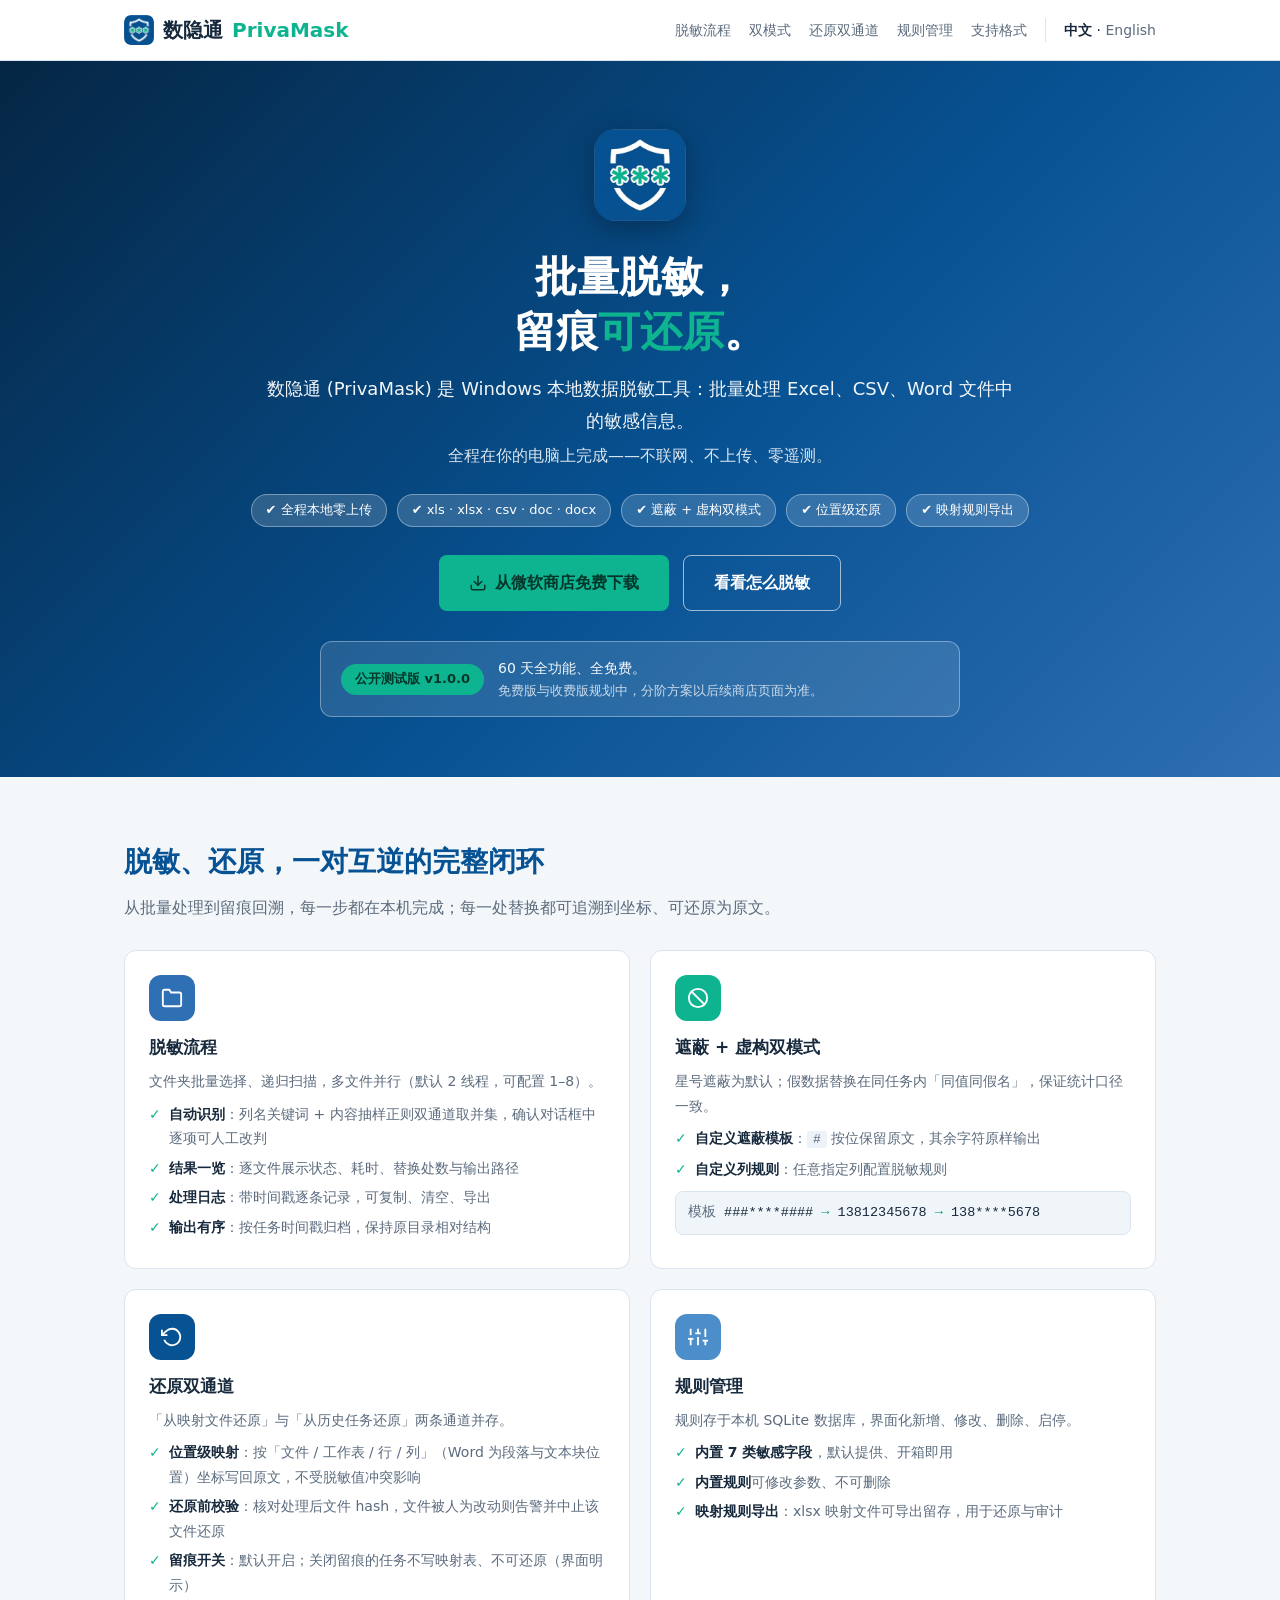
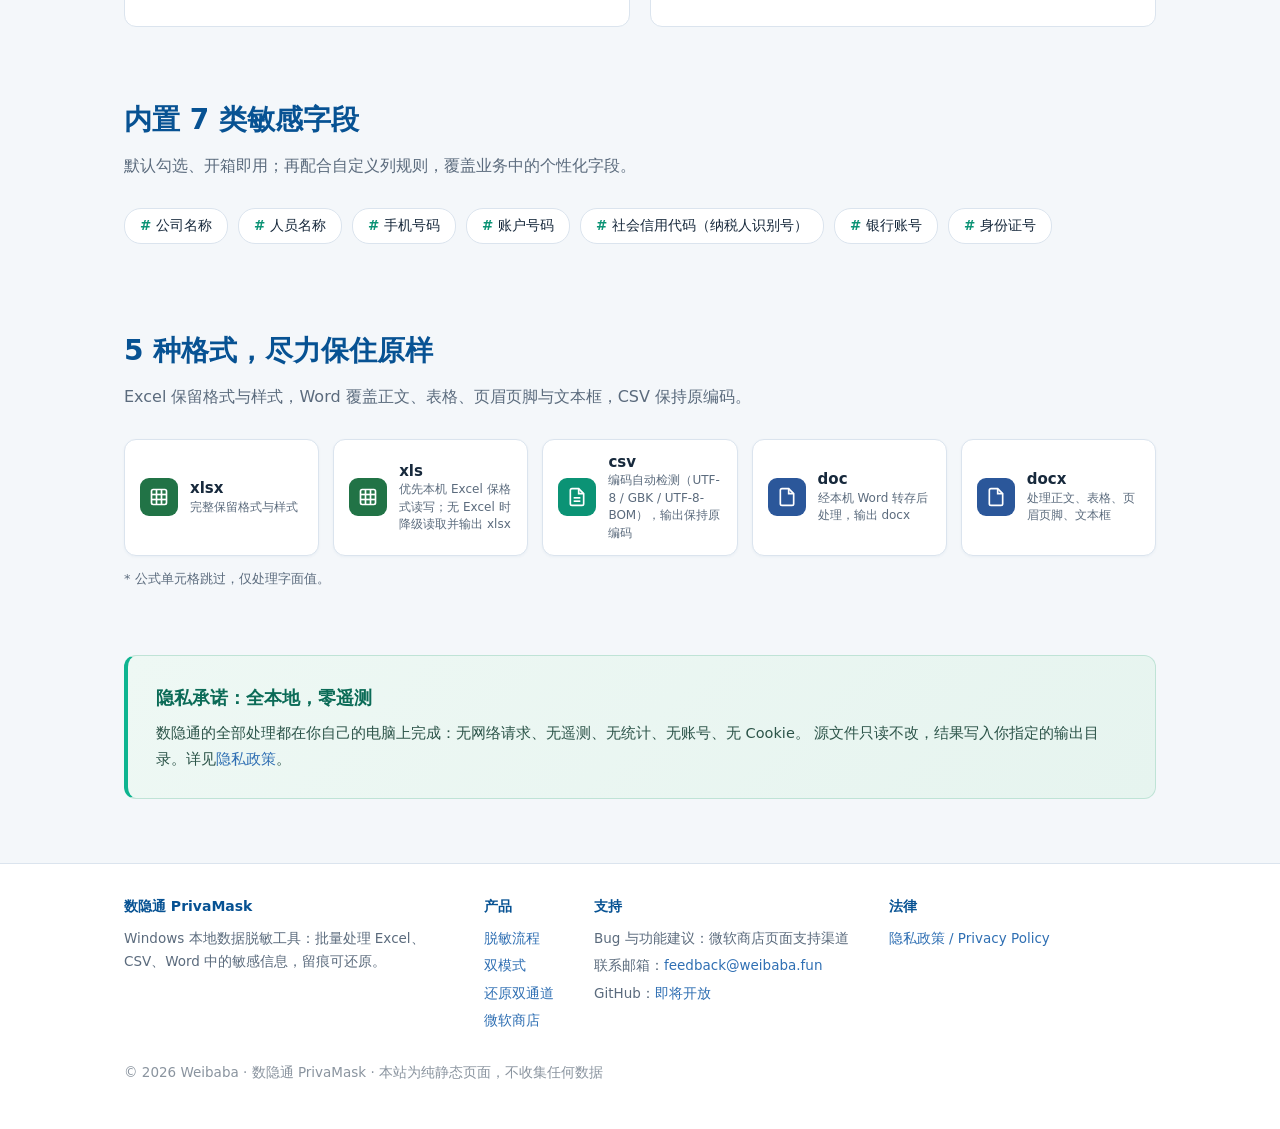
<file: index.html>
<!DOCTYPE html>
<html lang="zh-CN">
<head>
<meta charset="UTF-8">
<meta name="viewport" content="width=device-width, initial-scale=1.0">
<link rel="icon" href="/favicon.ico" sizes="48x48">
<link rel="icon" type="image/png" sizes="128x128" href="/favicon.png">
<link rel="apple-touch-icon" href="/apple-touch-icon.png">
<meta name="description" content="数隐通 (PrivaMask) — Windows 本地数据脱敏工具：批量处理 Excel（xls / xlsx）、CSV、Word（doc / docx）中的敏感信息，遮蔽 + 虚构双模式，位置级还原，全程本地零上传。">
<meta property="og:title" content="数隐通 PrivaMask — 批量脱敏，留痕可还原">
<meta property="og:description" content="Windows 本地数据脱敏工具：xls · xlsx · csv · doc · docx 批量脱敏，遮蔽 + 虚构双模式，位置级还原，映射规则导出，全程本地零上传。">
<meta property="og:type" content="website">
<meta property="og:url" content="https://privamask.weibaba.fun/">
<title>数隐通 PrivaMask — 批量脱敏，留痕可还原 | Windows 本地数据脱敏工具</title>
<link rel="canonical" href="https://privamask.weibaba.fun/">
<link rel="alternate" hreflang="zh-CN" href="https://privamask.weibaba.fun/">
<link rel="alternate" hreflang="en" href="https://privamask.weibaba.fun/en/">
<link rel="alternate" hreflang="x-default" href="https://privamask.weibaba.fun/">
<meta property="og:image" content="https://privamask.weibaba.fun/assets/img/logo.png">
<link rel="stylesheet" href="assets/style.css">
<script type="application/ld+json">
{"@context":"https://schema.org","@type":"SoftwareApplication",
 "name":"PrivaMask 数隐通","operatingSystem":"Windows 10, Windows 11",
 "applicationCategory":"SecurityApplication",
 "url":"https://privamask.weibaba.fun/","softwareVersion":"1.0.0",
 "inLanguage":["zh-CN","en"],
 "description":"Local data masking tool for Windows: batch-masks sensitive data in Excel (xls/xlsx), CSV and Word (doc/docx) files with masking and fake-data modes, position-level restore and full offline processing.",
 "offers":{"@type":"Offer","price":"0","priceCurrency":"USD"},
 "screenshot":"https://privamask.weibaba.fun/"}
</script>
</head>
<body>

<nav>
  <div class="container nav-inner">
    <a class="brand" href="/"><img src="/assets/img/logo.png" alt="数隐通 PrivaMask">数隐通 <span class="dot">PrivaMask</span></a>
    <div class="nav-links">
      <a class="hide-sm" href="#workflow">脱敏流程</a>
      <a class="hide-sm" href="#modes">双模式</a>
      <a class="hide-sm" href="#restore">还原双通道</a>
      <a class="hide-sm" href="#rules">规则管理</a>
      <a class="hide-sm" href="#formats">支持格式</a>
      <span class="lang-switch"><b>中文</b> · <a href="/en/" hreflang="en" lang="en">English</a></span>
    </div>
  </div>
</nav>

<header class="hero">
  <div class="container">
    <img class="hero-logo" src="/assets/img/logo.png" alt="数隐通 PrivaMask">
    <h1>批量脱敏，<br>留痕<span class="key">可还原</span>。</h1>
    <p class="pitch">数隐通 (PrivaMask) 是 Windows 本地数据脱敏工具：批量处理 Excel、CSV、Word 文件中的敏感信息。</p>
    <p class="sub">全程在你的电脑上完成——不联网、不上传、零遥测。</p>
    <div class="platform-pills">
      <span class="pill">✔ 全程本地零上传</span>
      <span class="pill">✔ xls · xlsx · csv · doc · docx</span>
      <span class="pill">✔ 遮蔽 + 虚构双模式</span>
      <span class="pill">✔ 位置级还原</span>
      <span class="pill">✔ 映射规则导出</span>
    </div>
    <div class="btn-row">
      <a class="btn btn-primary" href="https://apps.microsoft.com/detail/9P75XG3KTHR8">
        <svg width="18" height="18" viewBox="0 0 24 24" fill="none" stroke="currentColor" stroke-width="2" stroke-linecap="round" stroke-linejoin="round"><path d="M21 15v4a2 2 0 0 1-2 2H5a2 2 0 0 1-2-2v-4"/><polyline points="7 10 12 15 17 10"/><line x1="12" y1="15" x2="12" y2="3"/></svg>
        从微软商店免费下载
      </a>
      <a class="btn btn-ghost" href="#workflow">看看怎么脱敏</a>
    </div>
    <div class="ver-card">
      <span class="ver-badge">公开测试版 v1.0.0</span>
      <p>60 天全功能、全免费。
        <small>免费版与收费版规划中，分阶方案以后续商店页面为准。</small></p>
    </div>
  </div>
</header>

<main class="container">

  <!-- ============ 功能区：四块 ============ -->
  <section class="block" id="features">
    <h2 class="title">脱敏、还原，一对互逆的完整闭环</h2>
    <p class="lead">从批量处理到留痕回溯，每一步都在本机完成；每一处替换都可追溯到坐标、可还原为原文。</p>
    <div class="feat-grid">

      <div class="feat" id="workflow">
        <div class="ico c1"><svg width="22" height="22" viewBox="0 0 24 24" fill="none" stroke="currentColor" stroke-width="2"><path d="M22 19a2 2 0 0 1-2 2H4a2 2 0 0 1-2-2V5a2 2 0 0 1 2-2h5l2 3h9a2 2 0 0 1 2 2z"/></svg></div>
        <h3>脱敏流程</h3>
        <p class="note">文件夹批量选择、递归扫描，多文件并行（默认 2 线程，可配置 1–8）。</p>
        <ul class="flist">
          <li><b>自动识别</b>：列名关键词 + 内容抽样正则双通道取并集，确认对话框中逐项可人工改判</li>
          <li><b>结果一览</b>：逐文件展示状态、耗时、替换处数与输出路径</li>
          <li><b>处理日志</b>：带时间戳逐条记录，可复制、清空、导出</li>
          <li><b>输出有序</b>：按任务时间戳归档，保持原目录相对结构</li>
        </ul>
      </div>

      <div class="feat" id="modes">
        <div class="ico c2"><svg width="22" height="22" viewBox="0 0 24 24" fill="none" stroke="currentColor" stroke-width="2"><circle cx="12" cy="12" r="10"/><path d="M4.9 4.9l14.2 14.2"/></svg></div>
        <h3>遮蔽 + 虚构双模式</h3>
        <p class="note">星号遮蔽为默认；假数据替换在同任务内「同值同假名」，保证统计口径一致。</p>
        <ul class="flist">
          <li><b>自定义遮蔽模板</b>：<code>#</code> 按位保留原文，其余字符原样输出</li>
          <li><b>自定义列规则</b>：任意指定列配置脱敏规则</li>
        </ul>
        <div class="demo">
          <span class="cm">模板</span> ###****#### <span class="arrow">→</span> 13812345678 <span class="arrow">→</span> 138****5678
        </div>
      </div>

      <div class="feat" id="restore">
        <div class="ico c3"><svg width="22" height="22" viewBox="0 0 24 24" fill="none" stroke="currentColor" stroke-width="2"><polyline points="1 4 1 10 7 10"/><path d="M3.51 15a9 9 0 1 0 2.13-9.36L1 10"/></svg></div>
        <h3>还原双通道</h3>
        <p class="note">「从映射文件还原」与「从历史任务还原」两条通道并存。</p>
        <ul class="flist">
          <li><b>位置级映射</b>：按「文件 / 工作表 / 行 / 列」（Word 为段落与文本块位置）坐标写回原文，不受脱敏值冲突影响</li>
          <li><b>还原前校验</b>：核对处理后文件 hash，文件被人为改动则告警并中止该文件还原</li>
          <li><b>留痕开关</b>：默认开启；关闭留痕的任务不写映射表、不可还原（界面明示）</li>
        </ul>
      </div>

      <div class="feat" id="rules">
        <div class="ico c4"><svg width="22" height="22" viewBox="0 0 24 24" fill="none" stroke="currentColor" stroke-width="2"><line x1="4" y1="21" x2="4" y2="14"/><line x1="4" y1="10" x2="4" y2="3"/><line x1="12" y1="21" x2="12" y2="12"/><line x1="12" y1="8" x2="12" y2="3"/><line x1="20" y1="21" x2="20" y2="16"/><line x1="20" y1="12" x2="20" y2="3"/><line x1="1" y1="14" x2="7" y2="14"/><line x1="9" y1="8" x2="15" y2="8"/><line x1="17" y1="16" x2="23" y2="16"/></svg></div>
        <h3>规则管理</h3>
        <p class="note">规则存于本机 SQLite 数据库，界面化新增、修改、删除、启停。</p>
        <ul class="flist">
          <li><b>内置 7 类敏感字段</b>，默认提供、开箱即用</li>
          <li><b>内置规则</b>可修改参数、不可删除</li>
          <li><b>映射规则导出</b>：xlsx 映射文件可导出留存，用于还原与审计</li>
        </ul>
      </div>

    </div>
  </section>

  <!-- ============ 内置 7 类 ============ -->
  <section class="block" id="builtin">
    <h2 class="title">内置 7 类敏感字段</h2>
    <p class="lead">默认勾选、开箱即用；再配合自定义列规则，覆盖业务中的个性化字段。</p>
    <div class="tag-row">
      <span class="tag">公司名称</span>
      <span class="tag">人员名称</span>
      <span class="tag">手机号码</span>
      <span class="tag">账户号码</span>
      <span class="tag">社会信用代码（纳税人识别号）</span>
      <span class="tag">银行账号</span>
      <span class="tag">身份证号</span>
    </div>
  </section>

  <!-- ============ 支持格式 ============ -->
  <section class="block" id="formats">
    <h2 class="title">5 种格式，尽力保住原样</h2>
    <p class="lead">Excel 保留格式与样式，Word 覆盖正文、表格、页眉页脚与文本框，CSV 保持原编码。</p>
    <div class="fmt-grid">
      <div class="fmt-chip">
        <div class="f-ico f-xls"><svg width="20" height="20" viewBox="0 0 24 24" fill="none" stroke="currentColor" stroke-width="2"><rect x="3" y="3" width="18" height="18" rx="2"/><path d="M3 9h18"/><path d="M3 15h18"/><path d="M9 3v18"/><path d="M15 3v18"/></svg></div>
        <div><b>xlsx</b><small>完整保留格式与样式</small></div>
      </div>
      <div class="fmt-chip">
        <div class="f-ico f-xls"><svg width="20" height="20" viewBox="0 0 24 24" fill="none" stroke="currentColor" stroke-width="2"><rect x="3" y="3" width="18" height="18" rx="2"/><path d="M3 9h18"/><path d="M3 15h18"/><path d="M9 3v18"/><path d="M15 3v18"/></svg></div>
        <div><b>xls</b><small>优先本机 Excel 保格式读写；无 Excel 时降级读取并输出 xlsx</small></div>
      </div>
      <div class="fmt-chip">
        <div class="f-ico f-csv"><svg width="20" height="20" viewBox="0 0 24 24" fill="none" stroke="currentColor" stroke-width="2"><path d="M14 2H6a2 2 0 0 0-2 2v16a2 2 0 0 0 2 2h12a2 2 0 0 0 2-2V8z"/><polyline points="14 2 14 8 20 8"/><line x1="8" y1="13" x2="16" y2="13"/><line x1="8" y1="17" x2="16" y2="17"/></svg></div>
        <div><b>csv</b><small>编码自动检测（UTF-8 / GBK / UTF-8-BOM），输出保持原编码</small></div>
      </div>
      <div class="fmt-chip">
        <div class="f-ico f-word"><svg width="20" height="20" viewBox="0 0 24 24" fill="none" stroke="currentColor" stroke-width="2"><path d="M14 2H6a2 2 0 0 0-2 2v16a2 2 0 0 0 2 2h12a2 2 0 0 0 2-2V8z"/><polyline points="14 2 14 8 20 8"/></svg></div>
        <div><b>doc</b><small>经本机 Word 转存后处理，输出 docx</small></div>
      </div>
      <div class="fmt-chip">
        <div class="f-ico f-word"><svg width="20" height="20" viewBox="0 0 24 24" fill="none" stroke="currentColor" stroke-width="2"><path d="M14 2H6a2 2 0 0 0-2 2v16a2 2 0 0 0 2 2h12a2 2 0 0 0 2-2V8z"/><polyline points="14 2 14 8 20 8"/></svg></div>
        <div><b>docx</b><small>处理正文、表格、页眉页脚、文本框</small></div>
      </div>
    </div>
    <p class="table-note">* 公式单元格跳过，仅处理字面值。</p>
  </section>

  <!-- ============ 隐私承诺 ============ -->
  <div class="pledge" id="privacy">
    <h3>隐私承诺：全本地，零遥测</h3>
    <p>数隐通的全部处理都在你自己的电脑上完成：无网络请求、无遥测、无统计、无账号、无 Cookie。
    源文件只读不改，结果写入你指定的输出目录。详见<a href="/privacy/">隐私政策</a>。</p>
  </div>

</main>

<footer>
  <div class="container">
    <div class="cols">
      <div style="max-width:320px">
        <h4>数隐通 PrivaMask</h4>
        <p>Windows 本地数据脱敏工具：批量处理 Excel、CSV、Word 中的敏感信息，留痕可还原。</p>
      </div>
      <div>
        <h4>产品</h4>
        <ul>
          <li><a href="#workflow">脱敏流程</a></li>
          <li><a href="#modes">双模式</a></li>
          <li><a href="#restore">还原双通道</a></li>
          <li><a href="https://apps.microsoft.com/detail/9P75XG3KTHR8">微软商店</a></li>
        </ul>
      </div>
      <div>
        <h4>支持</h4>
        <ul>
          <li>Bug 与功能建议：微软商店页面支持渠道</li>
          <li>联系邮箱：<a href="mailto:feedback@weibaba.fun">feedback@weibaba.fun</a></li>
          <li>GitHub：<a href="#">即将开放</a></li>
        </ul>
      </div>
      <div>
        <h4>法律</h4>
        <ul>
          <li><a href="/privacy/">隐私政策 / Privacy Policy</a></li>
        </ul>
      </div>
    </div>
    <p class="legal">© 2026 Weibaba · 数隐通 PrivaMask · 本站为纯静态页面，不收集任何数据</p>
  </div>
</footer>

</body>
</html>
</file>
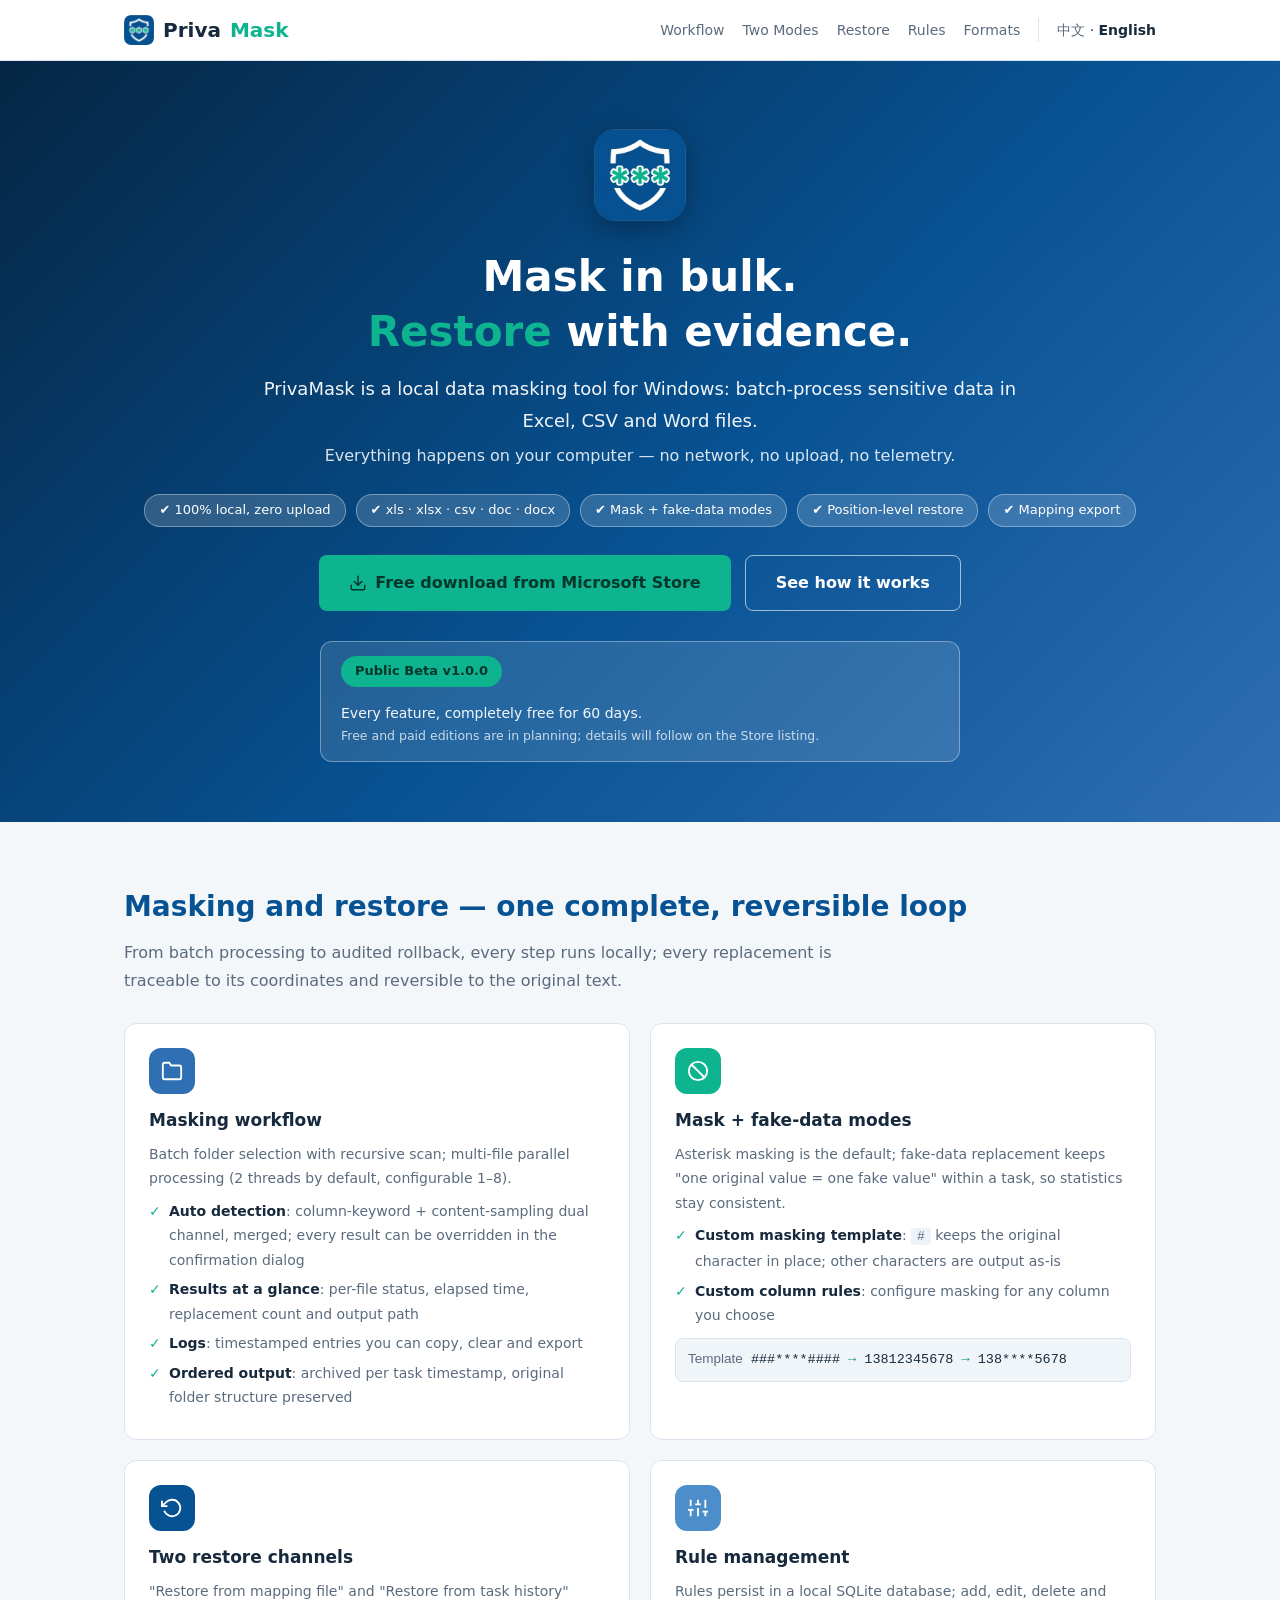
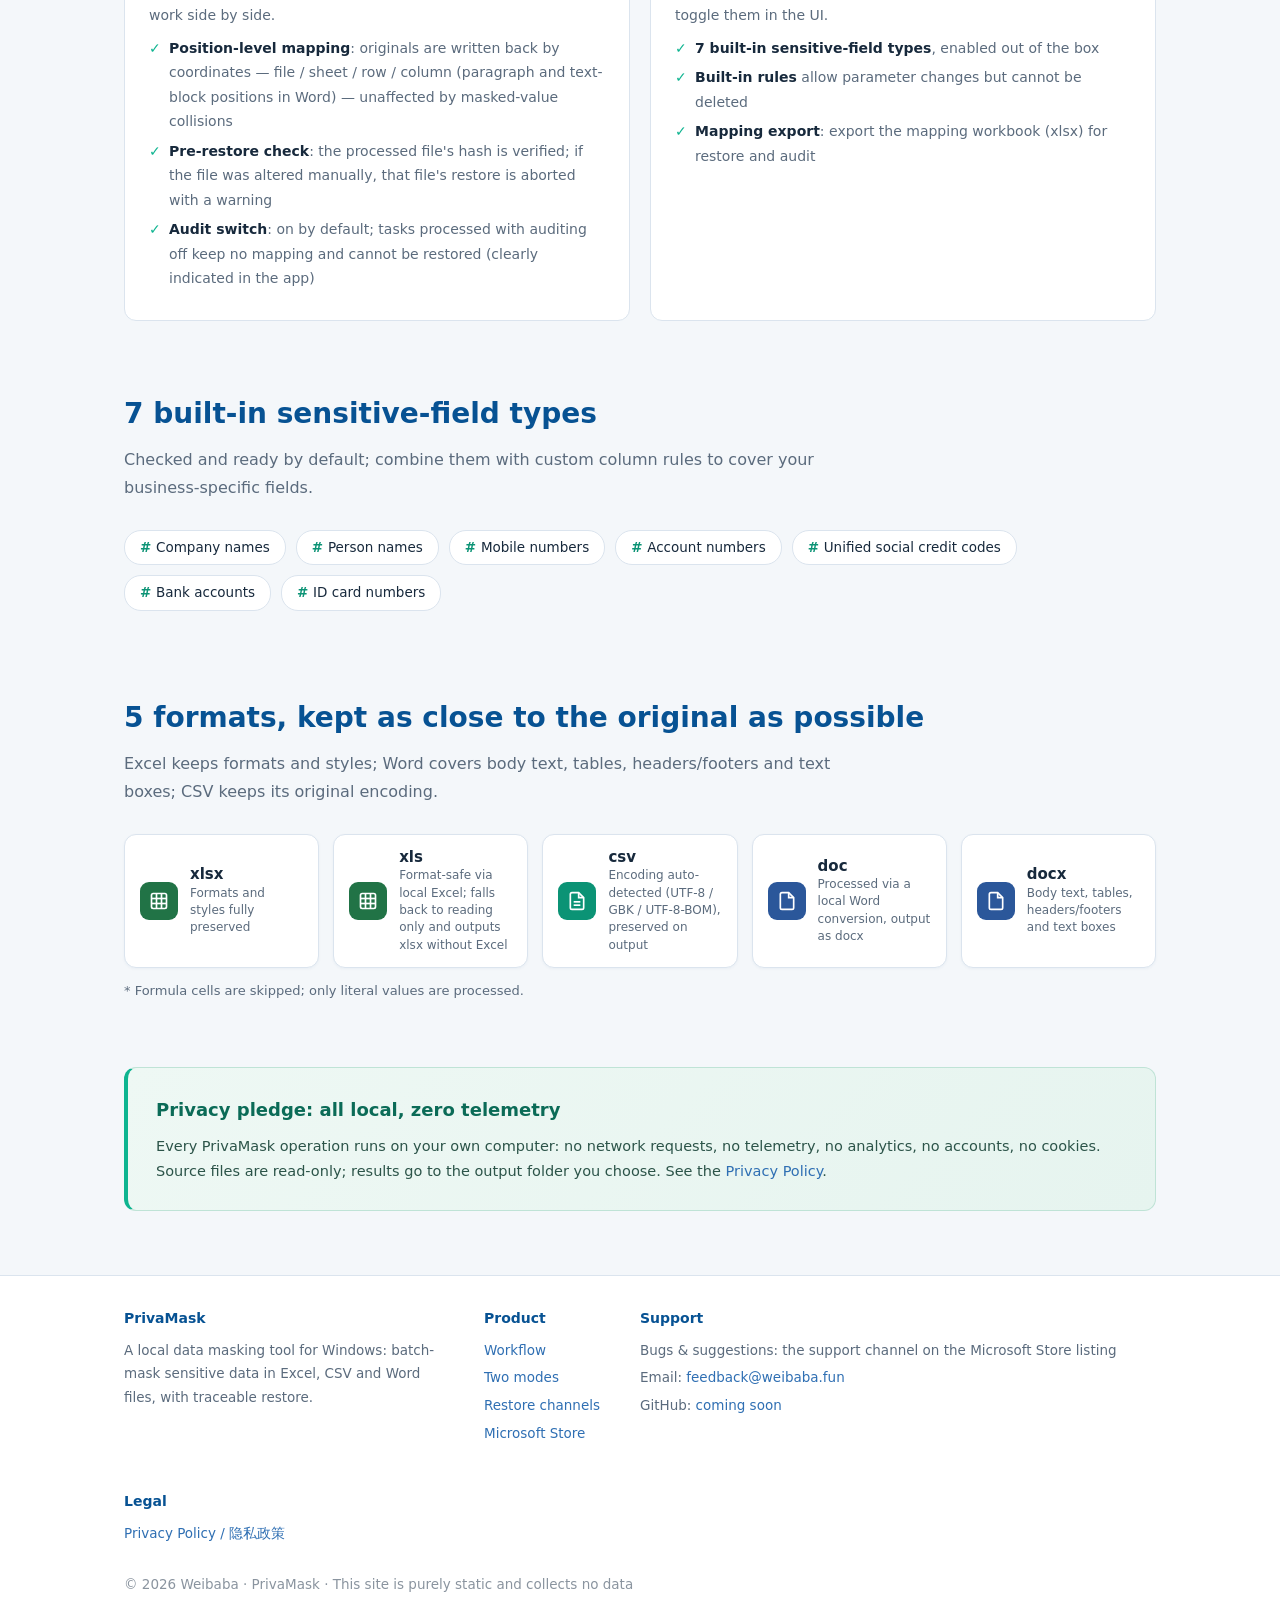
<file: en/index.html>
<!DOCTYPE html>
<html lang="en">
<head>
<meta charset="UTF-8">
<meta name="viewport" content="width=device-width, initial-scale=1.0">
<link rel="icon" href="/favicon.ico" sizes="48x48">
<link rel="icon" type="image/png" sizes="128x128" href="/favicon.png">
<link rel="apple-touch-icon" href="/apple-touch-icon.png">
<meta name="description" content="PrivaMask — a local data masking tool for Windows: batch-mask sensitive data in Excel (xls / xlsx), CSV and Word (doc / docx) files, with masking and fake-data modes, position-level restore, all fully offline.">
<meta property="og:title" content="PrivaMask — Mask in bulk, restore with evidence">
<meta property="og:description" content="Local data masking for Windows: xls · xlsx · csv · doc · docx, masking + fake-data modes, position-level restore, mapping export, 100% local with zero upload.">
<meta property="og:type" content="website">
<meta property="og:url" content="https://privamask.weibaba.fun/en/">
<title>PrivaMask — Bulk Data Masking, Traceable Restore | Local Masking Tool for Windows</title>
<link rel="canonical" href="https://privamask.weibaba.fun/en/">
<link rel="alternate" hreflang="zh-CN" href="https://privamask.weibaba.fun/">
<link rel="alternate" hreflang="en" href="https://privamask.weibaba.fun/en/">
<link rel="alternate" hreflang="x-default" href="https://privamask.weibaba.fun/">
<meta property="og:image" content="https://privamask.weibaba.fun/assets/img/logo.png">
<link rel="stylesheet" href="/assets/style.css">
<script type="application/ld+json">
{"@context":"https://schema.org","@type":"SoftwareApplication",
 "name":"PrivaMask","operatingSystem":"Windows 10, Windows 11",
 "applicationCategory":"SecurityApplication",
 "url":"https://privamask.weibaba.fun/","softwareVersion":"1.0.0",
 "inLanguage":["zh-CN","en"],
 "description":"Local data masking tool for Windows: batch-masks sensitive data in Excel (xls/xlsx), CSV and Word (doc/docx) files with masking and fake-data modes, position-level restore and full offline processing.",
 "offers":{"@type":"Offer","price":"0","priceCurrency":"USD"},
 "screenshot":"https://privamask.weibaba.fun/en/"}
</script>
</head>
<body>

<nav>
  <div class="container nav-inner">
    <a class="brand" href="/en/"><img src="/assets/img/logo.png" alt="PrivaMask">Priva<span class="dot">Mask</span></a>
    <div class="nav-links">
      <a class="hide-sm" href="#workflow">Workflow</a>
      <a class="hide-sm" href="#modes">Two Modes</a>
      <a class="hide-sm" href="#restore">Restore</a>
      <a class="hide-sm" href="#rules">Rules</a>
      <a class="hide-sm" href="#formats">Formats</a>
      <span class="lang-switch"><a href="/" hreflang="zh-CN" lang="zh-CN">中文</a> · <b>English</b></span>
    </div>
  </div>
</nav>

<header class="hero">
  <div class="container">
    <img class="hero-logo" src="/assets/img/logo.png" alt="PrivaMask">
    <h1>Mask in bulk.<br><span class="key">Restore</span> with evidence.</h1>
    <p class="pitch">PrivaMask is a local data masking tool for Windows: batch-process sensitive data in Excel, CSV and Word files.</p>
    <p class="sub">Everything happens on your computer — no network, no upload, no telemetry.</p>
    <div class="platform-pills">
      <span class="pill">✔ 100% local, zero upload</span>
      <span class="pill">✔ xls · xlsx · csv · doc · docx</span>
      <span class="pill">✔ Mask + fake-data modes</span>
      <span class="pill">✔ Position-level restore</span>
      <span class="pill">✔ Mapping export</span>
    </div>
    <div class="btn-row">
      <a class="btn btn-primary" href="https://apps.microsoft.com/detail/9P75XG3KTHR8">
        <svg width="18" height="18" viewBox="0 0 24 24" fill="none" stroke="currentColor" stroke-width="2" stroke-linecap="round" stroke-linejoin="round"><path d="M21 15v4a2 2 0 0 1-2 2H5a2 2 0 0 1-2-2v-4"/><polyline points="7 10 12 15 17 10"/><line x1="12" y1="15" x2="12" y2="3"/></svg>
        Free download from Microsoft Store
      </a>
      <a class="btn btn-ghost" href="#workflow">See how it works</a>
    </div>
    <div class="ver-card">
      <span class="ver-badge">Public Beta v1.0.0</span>
      <p>Every feature, completely free for 60 days.
        <small>Free and paid editions are in planning; details will follow on the Store listing.</small></p>
    </div>
  </div>
</header>

<main class="container">

  <!-- ============ Features: four blocks ============ -->
  <section class="block" id="features">
    <h2 class="title">Masking and restore — one complete, reversible loop</h2>
    <p class="lead">From batch processing to audited rollback, every step runs locally; every replacement is traceable to its coordinates and reversible to the original text.</p>
    <div class="feat-grid">

      <div class="feat" id="workflow">
        <div class="ico c1"><svg width="22" height="22" viewBox="0 0 24 24" fill="none" stroke="currentColor" stroke-width="2"><path d="M22 19a2 2 0 0 1-2 2H4a2 2 0 0 1-2-2V5a2 2 0 0 1 2-2h5l2 3h9a2 2 0 0 1 2 2z"/></svg></div>
        <h3>Masking workflow</h3>
        <p class="note">Batch folder selection with recursive scan; multi-file parallel processing (2 threads by default, configurable 1–8).</p>
        <ul class="flist">
          <li><b>Auto detection</b>: column-keyword + content-sampling dual channel, merged; every result can be overridden in the confirmation dialog</li>
          <li><b>Results at a glance</b>: per-file status, elapsed time, replacement count and output path</li>
          <li><b>Logs</b>: timestamped entries you can copy, clear and export</li>
          <li><b>Ordered output</b>: archived per task timestamp, original folder structure preserved</li>
        </ul>
      </div>

      <div class="feat" id="modes">
        <div class="ico c2"><svg width="22" height="22" viewBox="0 0 24 24" fill="none" stroke="currentColor" stroke-width="2"><circle cx="12" cy="12" r="10"/><path d="M4.9 4.9l14.2 14.2"/></svg></div>
        <h3>Mask + fake-data modes</h3>
        <p class="note">Asterisk masking is the default; fake-data replacement keeps "one original value = one fake value" within a task, so statistics stay consistent.</p>
        <ul class="flist">
          <li><b>Custom masking template</b>: <code>#</code> keeps the original character in place; other characters are output as-is</li>
          <li><b>Custom column rules</b>: configure masking for any column you choose</li>
        </ul>
        <div class="demo">
          <span class="cm">Template</span> ###****#### <span class="arrow">→</span> 13812345678 <span class="arrow">→</span> 138****5678
        </div>
      </div>

      <div class="feat" id="restore">
        <div class="ico c3"><svg width="22" height="22" viewBox="0 0 24 24" fill="none" stroke="currentColor" stroke-width="2"><polyline points="1 4 1 10 7 10"/><path d="M3.51 15a9 9 0 1 0 2.13-9.36L1 10"/></svg></div>
        <h3>Two restore channels</h3>
        <p class="note">"Restore from mapping file" and "Restore from task history" work side by side.</p>
        <ul class="flist">
          <li><b>Position-level mapping</b>: originals are written back by coordinates — file / sheet / row / column (paragraph and text-block positions in Word) — unaffected by masked-value collisions</li>
          <li><b>Pre-restore check</b>: the processed file's hash is verified; if the file was altered manually, that file's restore is aborted with a warning</li>
          <li><b>Audit switch</b>: on by default; tasks processed with auditing off keep no mapping and cannot be restored (clearly indicated in the app)</li>
        </ul>
      </div>

      <div class="feat" id="rules">
        <div class="ico c4"><svg width="22" height="22" viewBox="0 0 24 24" fill="none" stroke="currentColor" stroke-width="2"><line x1="4" y1="21" x2="4" y2="14"/><line x1="4" y1="10" x2="4" y2="3"/><line x1="12" y1="21" x2="12" y2="12"/><line x1="12" y1="8" x2="12" y2="3"/><line x1="20" y1="21" x2="20" y2="16"/><line x1="20" y1="12" x2="20" y2="3"/><line x1="1" y1="14" x2="7" y2="14"/><line x1="9" y1="8" x2="15" y2="8"/><line x1="17" y1="16" x2="23" y2="16"/></svg></div>
        <h3>Rule management</h3>
        <p class="note">Rules persist in a local SQLite database; add, edit, delete and toggle them in the UI.</p>
        <ul class="flist">
          <li><b>7 built-in sensitive-field types</b>, enabled out of the box</li>
          <li><b>Built-in rules</b> allow parameter changes but cannot be deleted</li>
          <li><b>Mapping export</b>: export the mapping workbook (xlsx) for restore and audit</li>
        </ul>
      </div>

    </div>
  </section>

  <!-- ============ Built-in 7 types ============ -->
  <section class="block" id="builtin">
    <h2 class="title">7 built-in sensitive-field types</h2>
    <p class="lead">Checked and ready by default; combine them with custom column rules to cover your business-specific fields.</p>
    <div class="tag-row">
      <span class="tag">Company names</span>
      <span class="tag">Person names</span>
      <span class="tag">Mobile numbers</span>
      <span class="tag">Account numbers</span>
      <span class="tag">Unified social credit codes</span>
      <span class="tag">Bank accounts</span>
      <span class="tag">ID card numbers</span>
    </div>
  </section>

  <!-- ============ Formats ============ -->
  <section class="block" id="formats">
    <h2 class="title">5 formats, kept as close to the original as possible</h2>
    <p class="lead">Excel keeps formats and styles; Word covers body text, tables, headers/footers and text boxes; CSV keeps its original encoding.</p>
    <div class="fmt-grid">
      <div class="fmt-chip">
        <div class="f-ico f-xls"><svg width="20" height="20" viewBox="0 0 24 24" fill="none" stroke="currentColor" stroke-width="2"><rect x="3" y="3" width="18" height="18" rx="2"/><path d="M3 9h18"/><path d="M3 15h18"/><path d="M9 3v18"/><path d="M15 3v18"/></svg></div>
        <div><b>xlsx</b><small>Formats and styles fully preserved</small></div>
      </div>
      <div class="fmt-chip">
        <div class="f-ico f-xls"><svg width="20" height="20" viewBox="0 0 24 24" fill="none" stroke="currentColor" stroke-width="2"><rect x="3" y="3" width="18" height="18" rx="2"/><path d="M3 9h18"/><path d="M3 15h18"/><path d="M9 3v18"/><path d="M15 3v18"/></svg></div>
        <div><b>xls</b><small>Format-safe via local Excel; falls back to reading only and outputs xlsx without Excel</small></div>
      </div>
      <div class="fmt-chip">
        <div class="f-ico f-csv"><svg width="20" height="20" viewBox="0 0 24 24" fill="none" stroke="currentColor" stroke-width="2"><path d="M14 2H6a2 2 0 0 0-2 2v16a2 2 0 0 0 2 2h12a2 2 0 0 0 2-2V8z"/><polyline points="14 2 14 8 20 8"/><line x1="8" y1="13" x2="16" y2="13"/><line x1="8" y1="17" x2="16" y2="17"/></svg></div>
        <div><b>csv</b><small>Encoding auto-detected (UTF-8 / GBK / UTF-8-BOM), preserved on output</small></div>
      </div>
      <div class="fmt-chip">
        <div class="f-ico f-word"><svg width="20" height="20" viewBox="0 0 24 24" fill="none" stroke="currentColor" stroke-width="2"><path d="M14 2H6a2 2 0 0 0-2 2v16a2 2 0 0 0 2 2h12a2 2 0 0 0 2-2V8z"/><polyline points="14 2 14 8 20 8"/></svg></div>
        <div><b>doc</b><small>Processed via a local Word conversion, output as docx</small></div>
      </div>
      <div class="fmt-chip">
        <div class="f-ico f-word"><svg width="20" height="20" viewBox="0 0 24 24" fill="none" stroke="currentColor" stroke-width="2"><path d="M14 2H6a2 2 0 0 0-2 2v16a2 2 0 0 0 2 2h12a2 2 0 0 0 2-2V8z"/><polyline points="14 2 14 8 20 8"/></svg></div>
        <div><b>docx</b><small>Body text, tables, headers/footers and text boxes</small></div>
      </div>
    </div>
    <p class="table-note">* Formula cells are skipped; only literal values are processed.</p>
  </section>

  <!-- ============ Privacy pledge ============ -->
  <div class="pledge" id="privacy">
    <h3>Privacy pledge: all local, zero telemetry</h3>
    <p>Every PrivaMask operation runs on your own computer: no network requests, no telemetry, no analytics,
    no accounts, no cookies. Source files are read-only; results go to the output folder you choose.
    See the <a href="/privacy/">Privacy Policy</a>.</p>
  </div>

</main>

<footer>
  <div class="container">
    <div class="cols">
      <div style="max-width:320px">
        <h4>PrivaMask</h4>
        <p>A local data masking tool for Windows: batch-mask sensitive data in Excel, CSV and Word files, with traceable restore.</p>
      </div>
      <div>
        <h4>Product</h4>
        <ul>
          <li><a href="#workflow">Workflow</a></li>
          <li><a href="#modes">Two modes</a></li>
          <li><a href="#restore">Restore channels</a></li>
          <li><a href="https://apps.microsoft.com/detail/9P75XG3KTHR8">Microsoft Store</a></li>
        </ul>
      </div>
      <div>
        <h4>Support</h4>
        <ul>
          <li>Bugs &amp; suggestions: the support channel on the Microsoft Store listing</li>
          <li>Email: <a href="mailto:feedback@weibaba.fun">feedback@weibaba.fun</a></li>
          <li>GitHub: <a href="#">coming soon</a></li>
        </ul>
      </div>
      <div>
        <h4>Legal</h4>
        <ul>
          <li><a href="/privacy/">Privacy Policy / 隐私政策</a></li>
        </ul>
      </div>
    </div>
    <p class="legal">© 2026 Weibaba · PrivaMask · This site is purely static and collects no data</p>
  </div>
</footer>

</body>
</html>
</file>
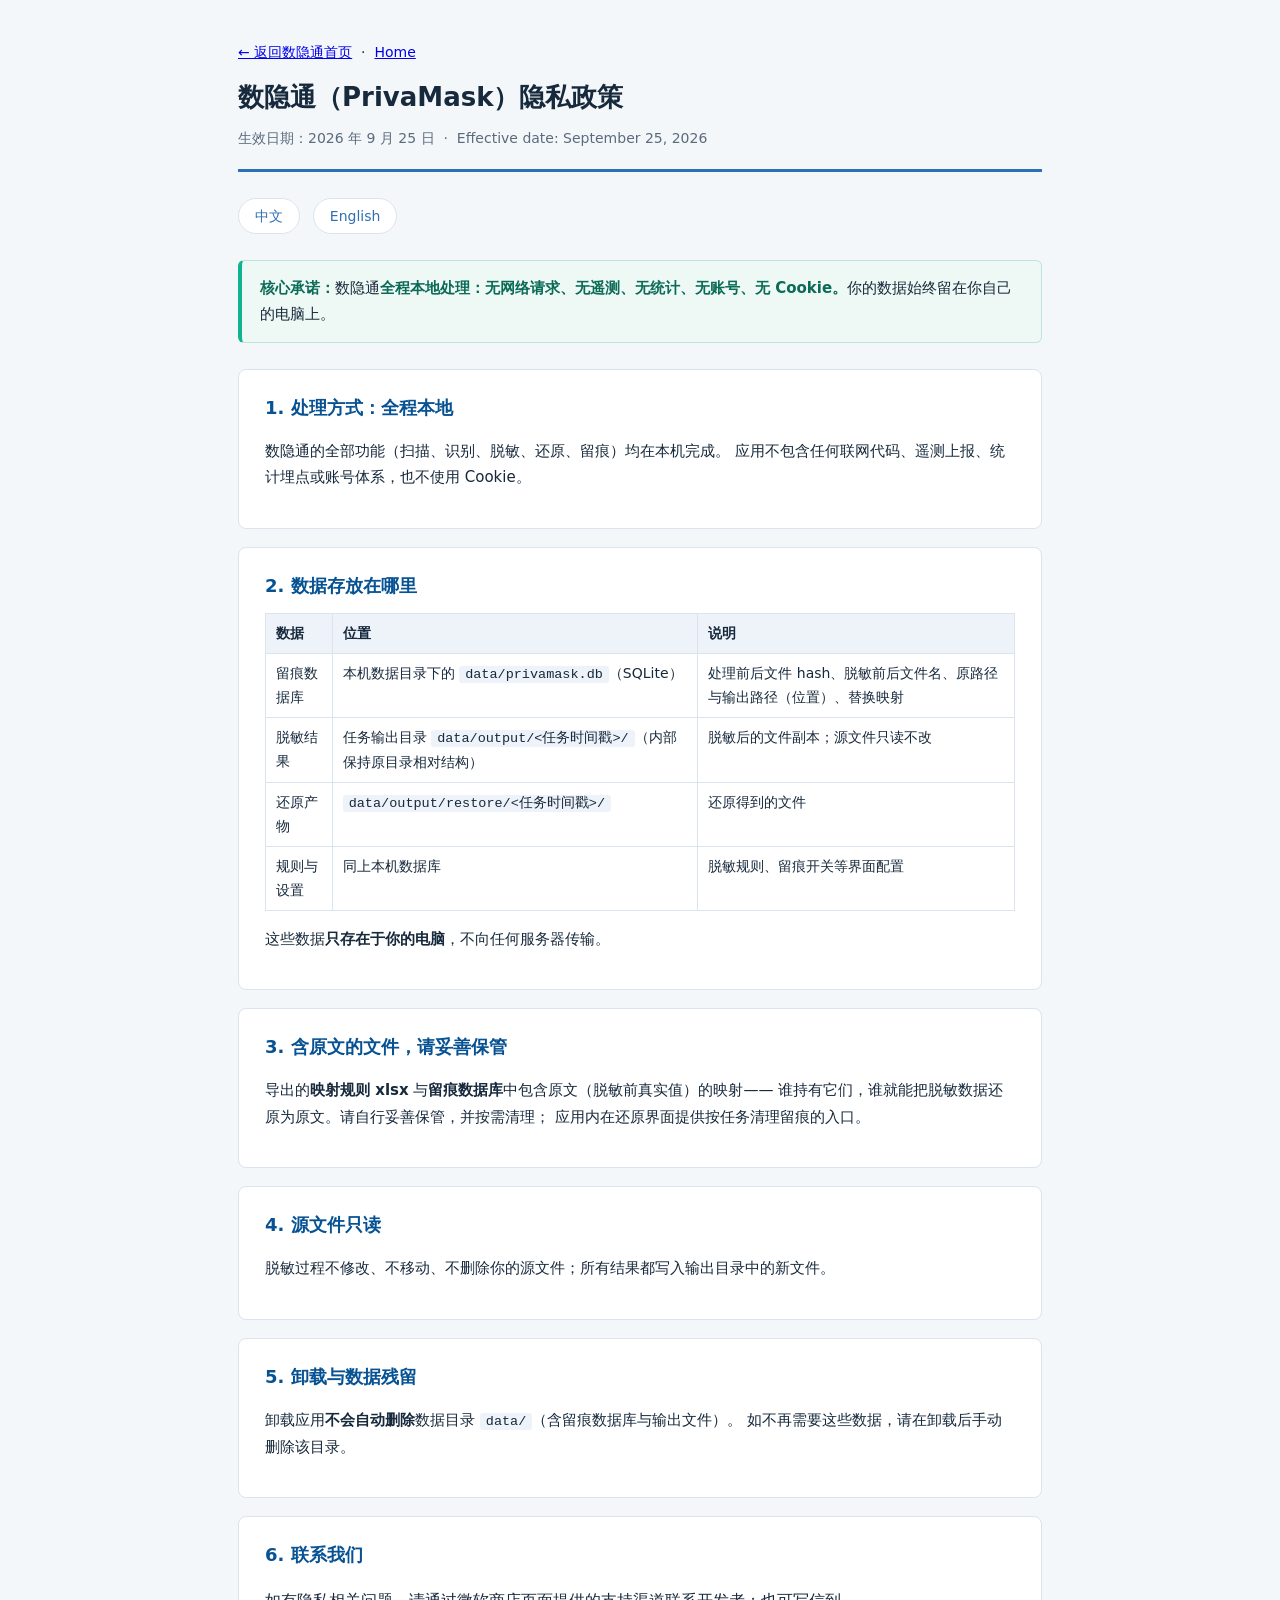
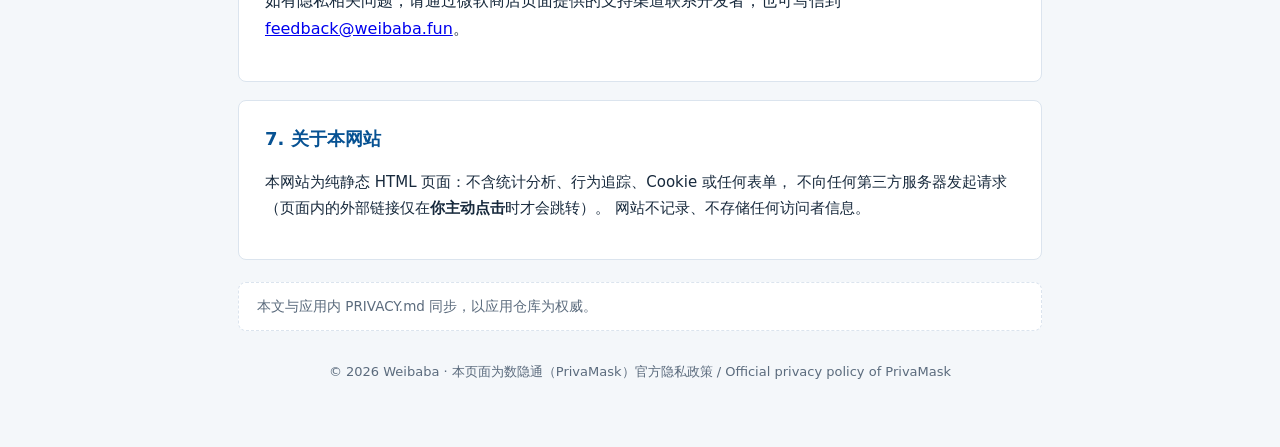
<file: privacy/index.html>
<!DOCTYPE html>
<html lang="zh-CN" data-lang="zh">
<head>
<meta charset="UTF-8">
<meta name="viewport" content="width=device-width, initial-scale=1.0">
<link rel="icon" href="/favicon.ico" sizes="48x48">
<link rel="icon" type="image/png" sizes="128x128" href="/favicon.png">
<link rel="apple-touch-icon" href="/apple-touch-icon.png">
<link rel="canonical" href="https://privamask.weibaba.fun/privacy/">
<meta property="og:image" content="https://privamask.weibaba.fun/assets/img/logo.png">
<meta name="description" content="数隐通（PrivaMask）隐私政策 / Privacy Policy — Windows 本地数据脱敏工具，全程本地处理，零遥测。">
<title>数隐通 PrivaMask 隐私政策 / Privacy Policy</title>
<style>
  :root { --ink:#17293c; --sub:#5b6b7d; --line:#dbe4ee; --bg:#f4f7fa; --accent:#2f6fb3; --accent-deep:#075293; --leaf:#0eb490; }
  * { box-sizing: border-box; }
  body { margin:0; padding:0; color:var(--ink);
         font-family:"Microsoft YaHei UI","Segoe UI",system-ui,-apple-system,sans-serif;
         background:var(--bg); line-height:1.75; font-size:15px; }
  .page { max-width:860px; margin:0 auto; padding:40px 28px 64px; }
  header { border-bottom:3px solid var(--accent); padding-bottom:18px; margin-bottom:26px; }
  header h1 { margin:0 0 6px; font-size:26px; }
  header .date { color:var(--sub); font-size:14px; }
  .langs { margin:0 0 26px; }
  .langs a { display:inline-block; padding:5px 16px; margin-right:8px; border:1px solid var(--line);
             border-radius:18px; text-decoration:none; color:var(--accent); background:#fff; font-size:14px; }
  .langs a:hover { background:#eef2f9; }
  .pledge { background:#eef8f4; border:1px solid #bfe3d6; border-left:4px solid var(--leaf);
            border-radius:6px; padding:14px 18px; margin:0 0 26px; }
  .pledge strong { color:#0b6b57; }
  section { background:#fff; border:1px solid var(--line); border-radius:8px;
            padding:22px 26px; margin-bottom:18px; }
  section h2 { font-size:18px; margin:0 0 12px; color:var(--accent-deep); }
  table { width:100%; border-collapse:collapse; margin:10px 0; font-size:14px; }
  th, td { border:1px solid var(--line); padding:7px 10px; text-align:left; vertical-align:top; }
  th { background:#eef2f9; }
  ul { padding-left:22px; margin:8px 0; }
  li { margin:3px 0; }
  code { background:#eef2f9; border-radius:3px; padding:1px 6px; font-size:13.5px; }
  .contact { font-size:16px; }
  .authority { font-size:13.5px; color:var(--sub); background:#fff; border:1px dashed var(--line);
               border-radius:8px; padding:12px 18px; margin-top:22px; }
  footer { text-align:center; color:var(--sub); font-size:13px; margin-top:30px; }
  .en { display:none; }
  html[data-lang="en"] .zh { display:none; }
  html[data-lang="en"] .en { display:block; }
  html[data-lang="zh"] .en { display:none; }
  html[data-lang="zh"] .zh { display:block; }
</style>
</head>
<body>
<div class="page">

<header>
  <p style="margin:0 0 10px;font-size:14px"><a href="/">&larr; 返回数隐通首页</a> &nbsp;·&nbsp; <a href="/en/" lang="en">Home</a></p>
  <h1>数隐通（PrivaMask）隐私政策</h1>
  <div class="date">生效日期：2026 年 9 月 25 日 &nbsp;·&nbsp; Effective date: September 25, 2026</div>
</header>

<nav class="langs">
  <a href="#zh" onclick="document.documentElement.dataset.lang='zh'">中文</a>
  <a href="#en" onclick="document.documentElement.dataset.lang='en'">English</a>
</nav>

<!-- ==================== 中文 ==================== -->
<div class="zh" id="zh">

<div class="pledge">
  <strong>核心承诺：</strong>数隐通<strong>全程本地处理：无网络请求、无遥测、无统计、无账号、无 Cookie。</strong>你的数据始终留在你自己的电脑上。
</div>

<section>
<h2>1. 处理方式：全程本地</h2>
<p>数隐通的全部功能（扫描、识别、脱敏、还原、留痕）均在本机完成。
应用不包含任何联网代码、遥测上报、统计埋点或账号体系，也不使用 Cookie。</p>
</section>

<section>
<h2>2. 数据存放在哪里</h2>
<table>
  <tr><th>数据</th><th>位置</th><th>说明</th></tr>
  <tr><td>留痕数据库</td><td>本机数据目录下的 <code>data/privamask.db</code>（SQLite）</td><td>处理前后文件 hash、脱敏前后文件名、原路径与输出路径（位置）、替换映射</td></tr>
  <tr><td>脱敏结果</td><td>任务输出目录 <code>data/output/&lt;任务时间戳&gt;/</code>（内部保持原目录相对结构）</td><td>脱敏后的文件副本；源文件只读不改</td></tr>
  <tr><td>还原产物</td><td><code>data/output/restore/&lt;任务时间戳&gt;/</code></td><td>还原得到的文件</td></tr>
  <tr><td>规则与设置</td><td>同上本机数据库</td><td>脱敏规则、留痕开关等界面配置</td></tr>
</table>
<p>这些数据<strong>只存在于你的电脑</strong>，不向任何服务器传输。</p>
</section>

<section>
<h2>3. 含原文的文件，请妥善保管</h2>
<p>导出的<strong>映射规则 xlsx</strong> 与<strong>留痕数据库</strong>中包含原文（脱敏前真实值）的映射——
谁持有它们，谁就能把脱敏数据还原为原文。请自行妥善保管，并按需清理；
应用内在还原界面提供按任务清理留痕的入口。</p>
</section>

<section>
<h2>4. 源文件只读</h2>
<p>脱敏过程不修改、不移动、不删除你的源文件；所有结果都写入输出目录中的新文件。</p>
</section>

<section>
<h2>5. 卸载与数据残留</h2>
<p>卸载应用<strong>不会自动删除</strong>数据目录 <code>data/</code>（含留痕数据库与输出文件）。
如不再需要这些数据，请在卸载后手动删除该目录。</p>
</section>

<section>
<h2>6. 联系我们</h2>
<p class="contact">如有隐私相关问题，请通过微软商店页面提供的支持渠道联系开发者；也可写信到
<a href="mailto:feedback@weibaba.fun">feedback@weibaba.fun</a>。</p>
</section>

<section>
<h2>7. 关于本网站</h2>
<p>本网站为纯静态 HTML 页面：不含统计分析、行为追踪、Cookie 或任何表单，
不向任何第三方服务器发起请求（页面内的外部链接仅在<strong>你主动点击</strong>时才会跳转）。
网站不记录、不存储任何访问者信息。</p>
</section>

<p class="authority">本文与应用内 PRIVACY.md 同步，以应用仓库为权威。</p>

</div>

<!-- ==================== English ==================== -->
<div class="en" id="en">

<div class="pledge">
  <strong>Our core promise:</strong> PrivaMask <strong>processes everything locally: no network requests, no telemetry, no analytics, no accounts, no cookies.</strong>
</div>

<section>
<h2>1. Processing: Fully Local</h2>
<p>Every PrivaMask feature (scanning, detection, masking, restore, auditing) runs on your machine.
The app contains no networking code, telemetry, analytics or account system, and uses no cookies.</p>
</section>

<section>
<h2>2. Where Data Lives</h2>
<table>
  <tr><th>Data</th><th>Location</th><th>Notes</th></tr>
  <tr><td>Audit database</td><td><code>data/privamask.db</code> (SQLite) in the app's local data folder</td><td>File hashes before/after, file names before/after masking, original and output paths (positions), replacement mappings</td></tr>
  <tr><td>Masked results</td><td>Task output folder <code>data/output/&lt;task timestamp&gt;/</code> (original relative structure preserved)</td><td>Masked copies; your source files are read-only</td></tr>
  <tr><td>Restored files</td><td><code>data/output/restore/&lt;task timestamp&gt;/</code></td><td>Files produced by restore</td></tr>
  <tr><td>Rules &amp; settings</td><td>Same local database</td><td>Masking rules, audit switch and other UI settings</td></tr>
</table>
<p>This data <strong>exists only on your computer</strong> and is never sent to any server.</p>
</section>

<section>
<h2>3. Files That Contain Original Values — Keep Them Safe</h2>
<p>The exported <strong>mapping workbook (xlsx)</strong> and the <strong>audit database</strong> contain mappings to the
original (pre-masking) values — whoever holds them can restore the masked data. Keep them safe and clean them up
as needed; the restore screen in the app provides per-task audit cleanup.</p>
</section>

<section>
<h2>4. Source Files Are Read-Only</h2>
<p>Masking never modifies, moves or deletes your source files; all results are written as new files into the output folder.</p>
</section>

<section>
<h2>5. Uninstall and Leftover Data</h2>
<p>Uninstalling the app <strong>does not automatically delete</strong> the data folder <code>data/</code>
(the audit database and output files). If you no longer need this data, delete the folder manually after uninstalling.</p>
</section>

<section>
<h2>6. Contact</h2>
<p class="contact">For privacy questions, reach the developer via the support channel on the Microsoft
Store listing, or write to <a href="mailto:feedback@weibaba.fun">feedback@weibaba.fun</a>.</p>
</section>

<section>
<h2>7. About This Website</h2>
<p>This website is a set of purely static HTML pages: no analytics, no behavioral tracking, no cookies,
no forms, and no requests to any third-party server (external links open only when
<strong>you click them</strong>). The site records and stores nothing about its visitors.</p>
</section>

<p class="authority">This page mirrors the in-app PRIVACY.md; the application repository is the authoritative source.</p>

</div>

<footer>© 2026 Weibaba · 本页面为数隐通（PrivaMask）官方隐私政策 / Official privacy policy of PrivaMask</footer>
</div>
</body>
</html>
</file>
<file: assets/style.css>
/* 数隐通 PrivaMask 官网样式 —— 品牌视觉自应用源图标派生
   主色（任务口径·应用内置图标蓝）#2F6FB3 / 图标底色实测众数 #075293 /
   图标绿花实测众数 #0EB490。系统字体栈，不引用任何外部资源。 */
:root {
  --ink: #17293c; --sub: #5b6b7d; --line: #dbe4ee; --bg: #f4f7fa;
  --accent: #2f6fb3; --accent-d: #255c96; --accent-deep: #075293; --navy: #052644;
  --leaf: #0eb490; --leaf-d: #0b9375;
  --hero1: #052644; --hero2: #2f6fb3; --card: #ffffff;
}
* { box-sizing: border-box; margin: 0; }
html { scroll-behavior: smooth; }
body {
  color: var(--ink); background: var(--bg); line-height: 1.75; font-size: 16px;
  font-family: "Microsoft YaHei UI", "Segoe UI", system-ui, -apple-system, sans-serif;
}
a { color: var(--accent); text-decoration: none; }
a:hover { text-decoration: underline; }
.container { max-width: 1080px; margin: 0 auto; padding: 0 24px; }

/* ---------- 顶部导航 ---------- */
nav {
  position: sticky; top: 0; z-index: 10; background: rgba(255,255,255,.92);
  backdrop-filter: blur(8px); border-bottom: 1px solid var(--line);
}
.nav-inner { display: flex; align-items: center; gap: 20px; height: 60px; }
.brand { font-size: 20px; font-weight: 700; color: var(--ink);
  display: inline-flex; align-items: center; gap: 9px; }
.brand img { height: 30px; width: 30px; border-radius: 7px; display: block; }
.brand .dot { color: var(--leaf); }
.nav-links { margin-left: auto; display: flex; align-items: center; gap: 18px; font-size: 14px; }
.nav-links a { color: var(--sub); }
.lang-switch { border-left: 1px solid var(--line); padding-left: 18px; }
.lang-switch b { color: var(--ink); }

/* ---------- Hero ---------- */
.hero {
  background: linear-gradient(135deg, var(--hero1) 0%, var(--accent-deep) 55%, var(--hero2) 100%);
  color: #fff; padding: 68px 0 60px; text-align: center;
}
.hero-logo {
  height: 92px; width: 92px; border-radius: 21px; display: inline-block;
  box-shadow: 0 8px 28px rgba(0,0,0,.28); margin-bottom: 20px;
}
.hero h1 { font-size: 42px; line-height: 1.3; margin-bottom: 14px; }
.hero h1 .key { color: var(--leaf); }
.hero .pitch { font-size: clamp(15px, 1.9vw, 18px); opacity: .95; max-width: 760px; margin: 0 auto; }
.hero .sub { font-size: clamp(14px, 1.8vw, 16px); opacity: .85; margin-top: 6px; }
.platform-pills { display: flex; gap: 10px; margin: 24px 0 28px; flex-wrap: wrap; justify-content: center; }
.pill {
  font-size: 13px; padding: 4px 14px; border-radius: 16px;
  background: rgba(255,255,255,.16); border: 1px solid rgba(255,255,255,.35);
}
.btn-row { display: flex; gap: 14px; flex-wrap: wrap; justify-content: center; }
.btn {
  display: inline-flex; align-items: center; gap: 8px; padding: 13px 30px;
  border-radius: 8px; font-size: 16px; font-weight: 600; border: none; cursor: pointer;
}
.btn-primary { background: var(--leaf); color: #03372b; }
.btn-primary:hover { background: var(--leaf-d); color: #fff; text-decoration: none; }
.btn-ghost { background: transparent; color: #fff; border: 1px solid rgba(255,255,255,.6); }
.btn-ghost:hover { background: rgba(255,255,255,.12); text-decoration: none; }
.btn svg { flex: none; }

/* 版本卡（Hero 内） */
.ver-card {
  margin: 30px auto 0; max-width: 640px; text-align: left;
  background: rgba(255,255,255,.12); border: 1px solid rgba(255,255,255,.35);
  border-radius: 12px; padding: 14px 20px;
  display: flex; align-items: center; gap: 14px; flex-wrap: wrap;
}
.ver-badge {
  flex: none; font-size: 13px; font-weight: 700; padding: 4px 14px; border-radius: 16px;
  background: var(--leaf); color: #03372b;
}
.ver-card p { font-size: 14px; opacity: .95; }
.ver-card p small { display: block; opacity: .8; font-size: 12.5px; }

/* ---------- 通用区块 ---------- */
section.block { padding: 60px 0 8px; }
h2.title { font-size: 28px; margin-bottom: 8px; color: var(--accent-deep); }
p.lead { color: var(--sub); max-width: 760px; margin-bottom: 28px; }

/* 功能四块（2×2） */
.feat-grid { display: grid; grid-template-columns: repeat(2, 1fr); gap: 20px; }
.feat {
  background: var(--card); border: 1px solid var(--line); border-radius: 12px; padding: 24px;
  transition: transform .18s ease, box-shadow .18s ease, border-color .18s ease;
}
.feat:hover {
  transform: translateY(-3px); box-shadow: 0 10px 24px rgba(7,82,147,.10);
  border-color: #bcd2e8;
}
.feat .ico {
  width: 46px; height: 46px; border-radius: 12px; display: flex;
  align-items: center; justify-content: center; margin-bottom: 12px; color: #fff;
}
.feat .ico.c1 { background: var(--accent); }
.feat .ico.c2 { background: var(--leaf); }
.feat .ico.c3 { background: var(--accent-deep); }
.feat .ico.c4 { background: #4b8ec9; }
.feat h3 { font-size: 17px; margin-bottom: 6px; }
.feat p.note { font-size: 14px; color: var(--sub); margin-bottom: 8px; }
ul.flist { list-style: none; padding: 0; margin: 4px 0 0; }
ul.flist li { font-size: 14px; color: var(--sub); margin: 5px 0; padding-left: 20px; position: relative; }
ul.flist li::before { content: "✓"; position: absolute; left: 0; color: var(--leaf); font-weight: 700; }
ul.flist li b { color: var(--ink); }
code { background: #eef2f9; border-radius: 3px; padding: 1px 6px; font-size: 13px; }

/* 双模式演示行 */
.demo {
  margin-top: 10px; background: #f0f5fa; border: 1px solid var(--line); border-radius: 8px;
  padding: 9px 12px; font-size: 13.5px; color: var(--ink);
  font-family: Consolas, "Courier New", monospace; line-height: 1.7; overflow-x: auto;
}
.demo .arrow { color: var(--leaf-d); font-weight: 700; }
.demo .cm { color: var(--sub); font-family: "Microsoft YaHei UI", "Segoe UI", sans-serif; }

/* 支持格式芯片 */
.fmt-grid { display: grid; grid-template-columns: repeat(5, 1fr); gap: 14px; }
.fmt-chip {
  background: var(--card); border: 1px solid var(--line); border-radius: 12px;
  padding: 13px 15px; display: flex; align-items: center; gap: 12px;
  box-shadow: 0 1px 3px rgba(7,82,147,.05);
}
.fmt-chip .f-ico {
  width: 38px; height: 38px; border-radius: 9px; flex: none;
  display: flex; align-items: center; justify-content: center; color: #fff;
}
.fmt-chip b { font-size: 15px; display: block; line-height: 1.3; }
.fmt-chip small { font-size: 12px; color: var(--sub); display: block; line-height: 1.45; }
.f-xls { background: #217346; }
.f-word { background: #2b579a; }
.f-csv { background: #0b9375; }
.table-note { font-size: 13px; color: var(--sub); margin-top: 12px; }

/* 内置 7 类字段芯片 */
.tag-row { display: flex; flex-wrap: wrap; gap: 10px; margin: 4px 0 14px; }
.tag {
  font-size: 13.5px; padding: 5px 15px; border-radius: 17px;
  background: #fff; border: 1px solid var(--line); color: var(--ink);
}
.tag::before { content: "# "; color: var(--leaf-d); font-weight: 700; }

/* 隐私承诺块 */
.pledge {
  margin: 56px 0 8px; background: linear-gradient(135deg, #eef8f4, #e6f4ef);
  border: 1px solid #bfe3d6; border-left: 4px solid var(--leaf);
  border-radius: 12px; padding: 26px 28px;
}
.pledge h3 { font-size: 18px; margin-bottom: 8px; color: #0b6b57; }
.pledge p { font-size: 14.5px; color: #2c5449; }

/* 页脚 */
footer { border-top: 1px solid var(--line); margin-top: 64px; padding: 30px 0 44px;
  color: var(--sub); font-size: 13.5px; background: #fff; }
footer .cols { display: flex; gap: 40px; flex-wrap: wrap; }
footer h4 { color: var(--accent-deep); font-size: 14px; margin-bottom: 8px; }
footer ul { list-style: none; padding: 0; }
footer li { margin: 4px 0; }
footer .legal { margin-top: 24px; color: #8a949f; }

@media (max-width: 820px) {
  .feat-grid { grid-template-columns: 1fr; }
  .fmt-grid { grid-template-columns: 1fr 1fr; }
  .hero h1 { font-size: 30px; }
  .nav-links a.hide-sm { display: none; }
}
</file>
